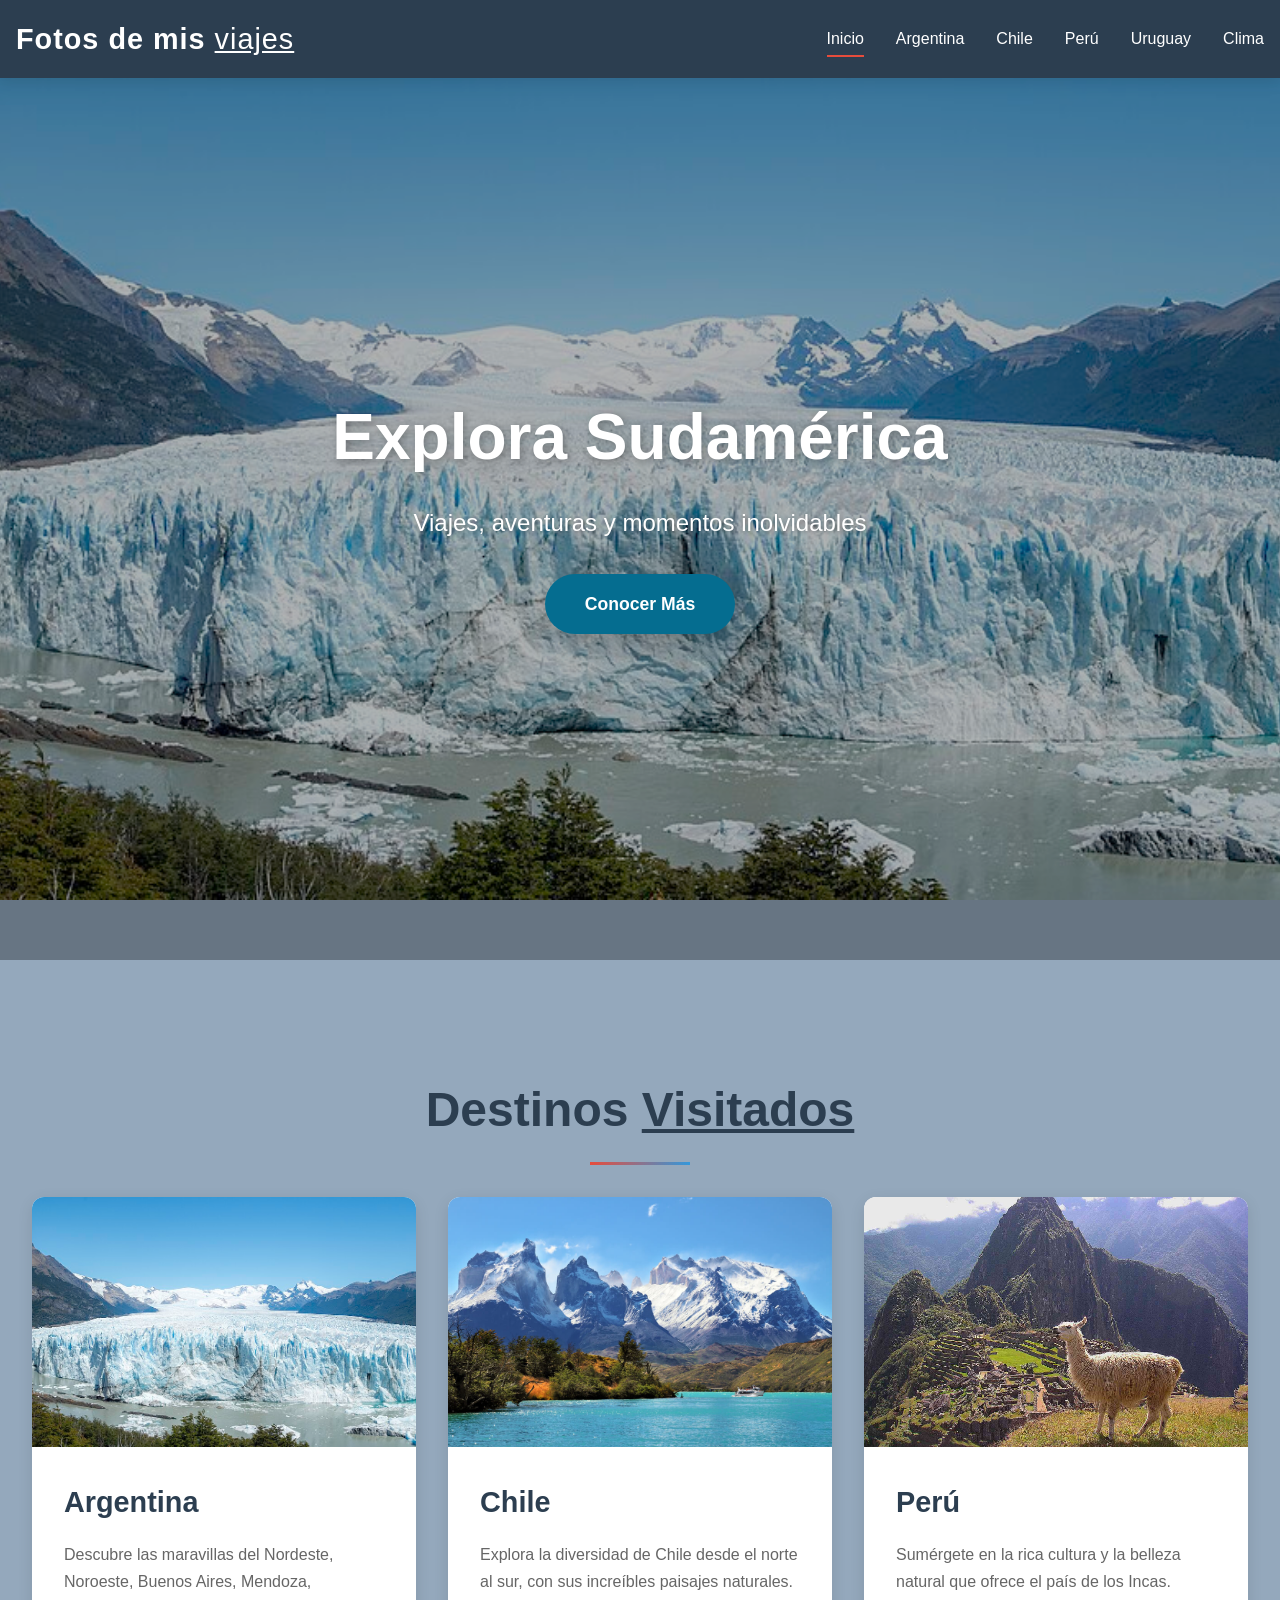
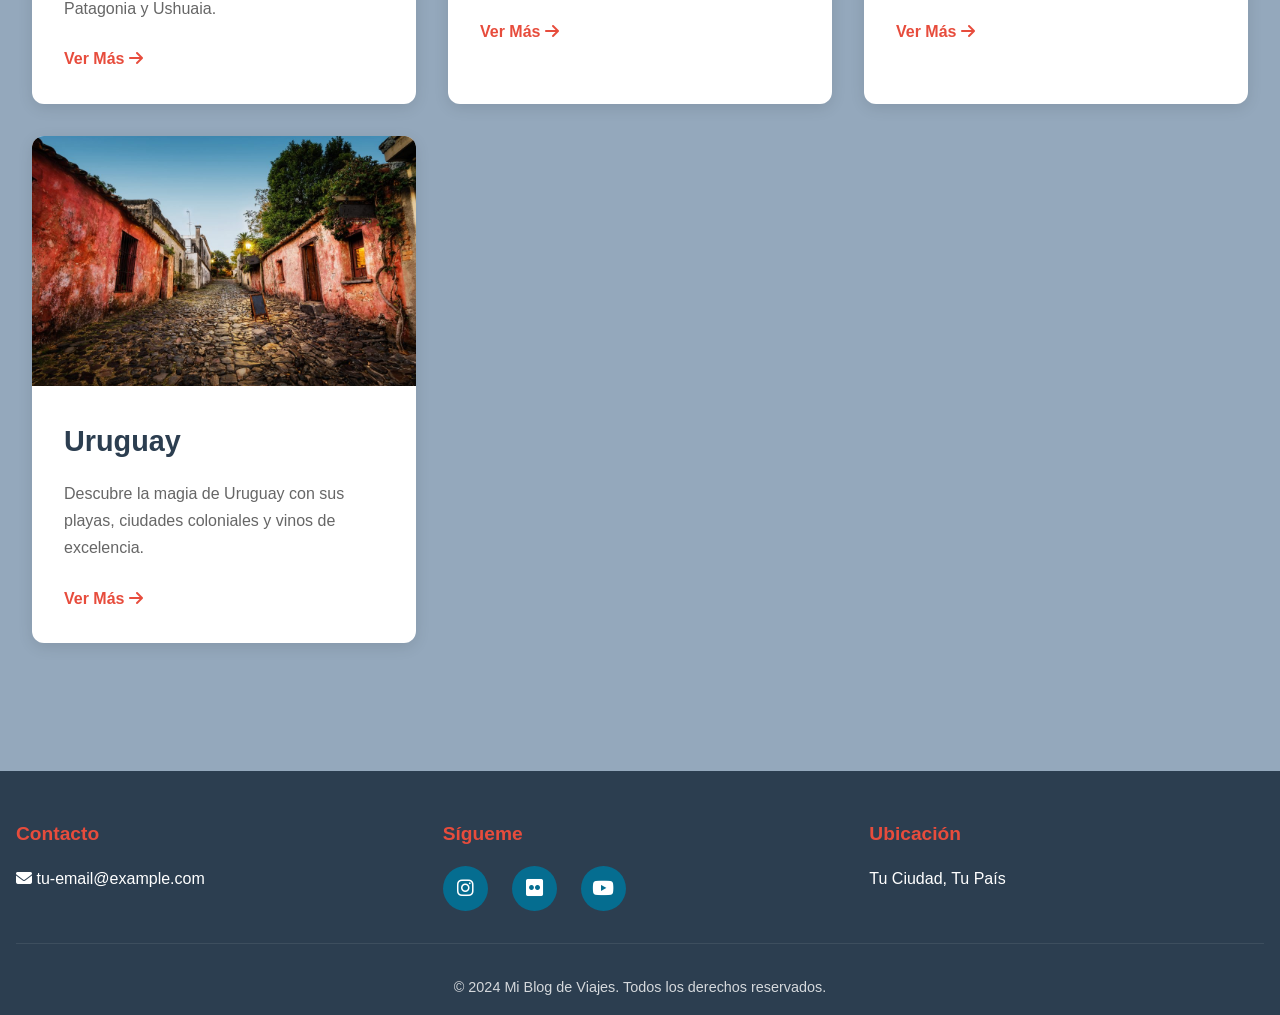
<file: index.html>
<!DOCTYPE html>
<html lang="es">
<head>
    <meta charset="UTF-8">
    <meta name="viewport" content="width=device-width, initial-scale=1.0">
    <title>Mi Blog de Viajes - Sudamérica</title>
    <link rel="stylesheet" href="css/styles.css">
    <link rel="stylesheet" href="https://cdnjs.cloudflare.com/ajax/libs/font-awesome/6.4.0/css/all.min.css">
</head>
<body>
    <!-- Header Navigation -->
    <header class="header">
        <div class="header-container">
            <div class="logo"> <h1>Fotos de mis <span class="viajes">viajes</span></h1></div>
            <nav class="nav-menu">
                <a href="index.html" class="nav-link active">Inicio</a>
                <a href="argentina.html" class="nav-link">Argentina</a>
                <a href="chile.html" class="nav-link">Chile</a>
                <a href="peru.html" class="nav-link">Perú</a>
                <a href="uruguay.html" class="nav-link">Uruguay</a>
                <a href="weather.html" class="nav-link">Clima</a>
            </nav>
           <div class="hamburger" id="hamburger"><span></span><span></span><span></span></div>
        </div>
    </header>

    <!-- Mobile Navigation Menu -->
    <nav class="mobile-nav" id="mobileNav">
        <a href="index.html" class="mobile-nav-link">Inicio</a>
        <a href="argentina.html" class="mobile-nav-link">Argentina</a>
        <a href="chile.html" class="mobile-nav-link">Chile</a>
        <a href="peru.html" class="mobile-nav-link">Perú</a>
        <a href="uruguay.html" class="mobile-nav-link">Uruguay</a>
        <a href="weather.html" class="mobile-nav-link">Clima</a>
    </nav>

    <!-- Hero Section with Parallax -->
    <section class="parallax-hero" id="parallaxHero">
        <div class="parallax-bg" style="background-image: url('paralax/para.jpg')"></div>
        <div class="parallax-content">
            <h2 class="fade-in-title">Explora Sudamérica</h2>
            <p class="fade-in-subtitle">Viajes, aventuras y momentos inolvidables</p>
            <a href="#destinations" class="cta-button">Conocer Más</a>
        </div>
    </section>

    <!-- Main Content - Three Destination Cards -->
    <main class="container">
        <section id="destinations" class="destinations-section">
            <h2 class="section-title">Destinos <u>Visitados</u></h2>
            <div class="destinations-grid">
                
                <!-- Argentina Card -->
                <div class="destination-card" data-country="argentina">
                    <div class="card-image" style="background-image: url('paralax/para.jpg')"></div>
                    <div class="card-content">
                        <h3>Argentina</h3>
                        <p>Descubre las maravillas del Nordeste, Noroeste, Buenos Aires, Mendoza, Patagonia y Ushuaia.</p>
                        <a href="argentina.html" class="card-link">Ver Más <i class="fas fa-arrow-right"></i></a>
                    </div>
                </div>

                <!-- Chile Card -->
                <div class="destination-card" data-country="chile">
                    <div class="card-image" style="background-image: url('cards/chile.jpg')"></div>
                    <div class="card-content">
                        <h3>Chile</h3>
                        <p>Explora la diversidad de Chile desde el norte al sur, con sus increíbles paisajes naturales.</p>
                        <a href="chile.html" class="card-link">Ver Más <i class="fas fa-arrow-right"></i></a>
                    </div>
                </div>

                <!-- Perú Card -->
                <div class="destination-card" data-country="peru">
                    <div class="card-image" style="background-image: url('cards/peru.jpg')"></div>
                    <div class="card-content">
                        <h3>Perú</h3>
                        <p>Sumérgete en la rica cultura y la belleza natural que ofrece el país de los Incas.</p>
                        <a href="peru.html" class="card-link">Ver Más <i class="fas fa-arrow-right"></i></a>
                    </div>
                </div>

                <!-- Uruguay Card -->
                <div class="destination-card" data-country="uruguay">
                    <div class="card-image" style="background-image: url('cards/uruguay.jpg')"></div>
                    <div class="card-content">
                        <h3>Uruguay</h3>
                        <p>Descubre la magia de Uruguay con sus playas, ciudades coloniales y vinos de excelencia.</p>
                        <a href="uruguay.html" class="card-link">Ver Más <i class="fas fa-arrow-right"></i></a>
                    </div>
                </div>

            </div>
        </section>
    </main>

    <!-- Footer -->
    <footer class="footer">
        <div class="footer-container">
            <div class="footer-content">
                <div class="footer-section">
                    <h4>Contacto</h4>
                    <p>
                        <i class="fas fa-envelope"></i>
                        <a href="mailto:tu-email@example.com" class="footer-link" id="footer-email">tu-email@example.com</a>
                    </p>
                </div>
                <div class="footer-section">
                    <h4>Sígueme</h4>
                    <div class="social-links">
                        <a href="https://instagram.com/tu-usuario" class="social-link" id="footer-instagram" target="_blank" title="Instagram">
                            <i class="fab fa-instagram"></i>
                        </a>
                        <a href="https://flickr.com/photos/tu-usuario" class="social-link" id="footer-flickr" target="_blank" title="Flickr">
                            <i class="fab fa-flickr"></i>
                        </a>
                        <a href="https://www.youtube.com/@MographGabrielMaradey" class="social-link" id="footer-youtube" target="_blank" title="YouTube">
                            <i class="fab fa-youtube"></i>
                        </a>
                    </div>
                </div>
                <div class="footer-section">
                    <h4>Ubicación</h4>
                    <p id="footer-location">Tu Ciudad, Tu País</p>
                </div>
            </div>
            <div class="footer-bottom">
                <p>&copy; 2024 Mi Blog de Viajes. Todos los derechos reservados.</p>
            </div>
        </div>
        <!--Ejemplo de código proporcionado por un servicio gratuito 
<div id="sfck9j769hf3m9csr8j2yqa5w37nu91hs5g"></div><script type="text/javascript" src="https://counter1.optistats.ovh/private/counter.js?c=k9j769hf3m9csr8j2yqa5w37nu91hs5g&down=async" async></script><br></noscript> -->
    </footer>
<script src="js/script.js"></script>
    
</body>
</html>
</file>
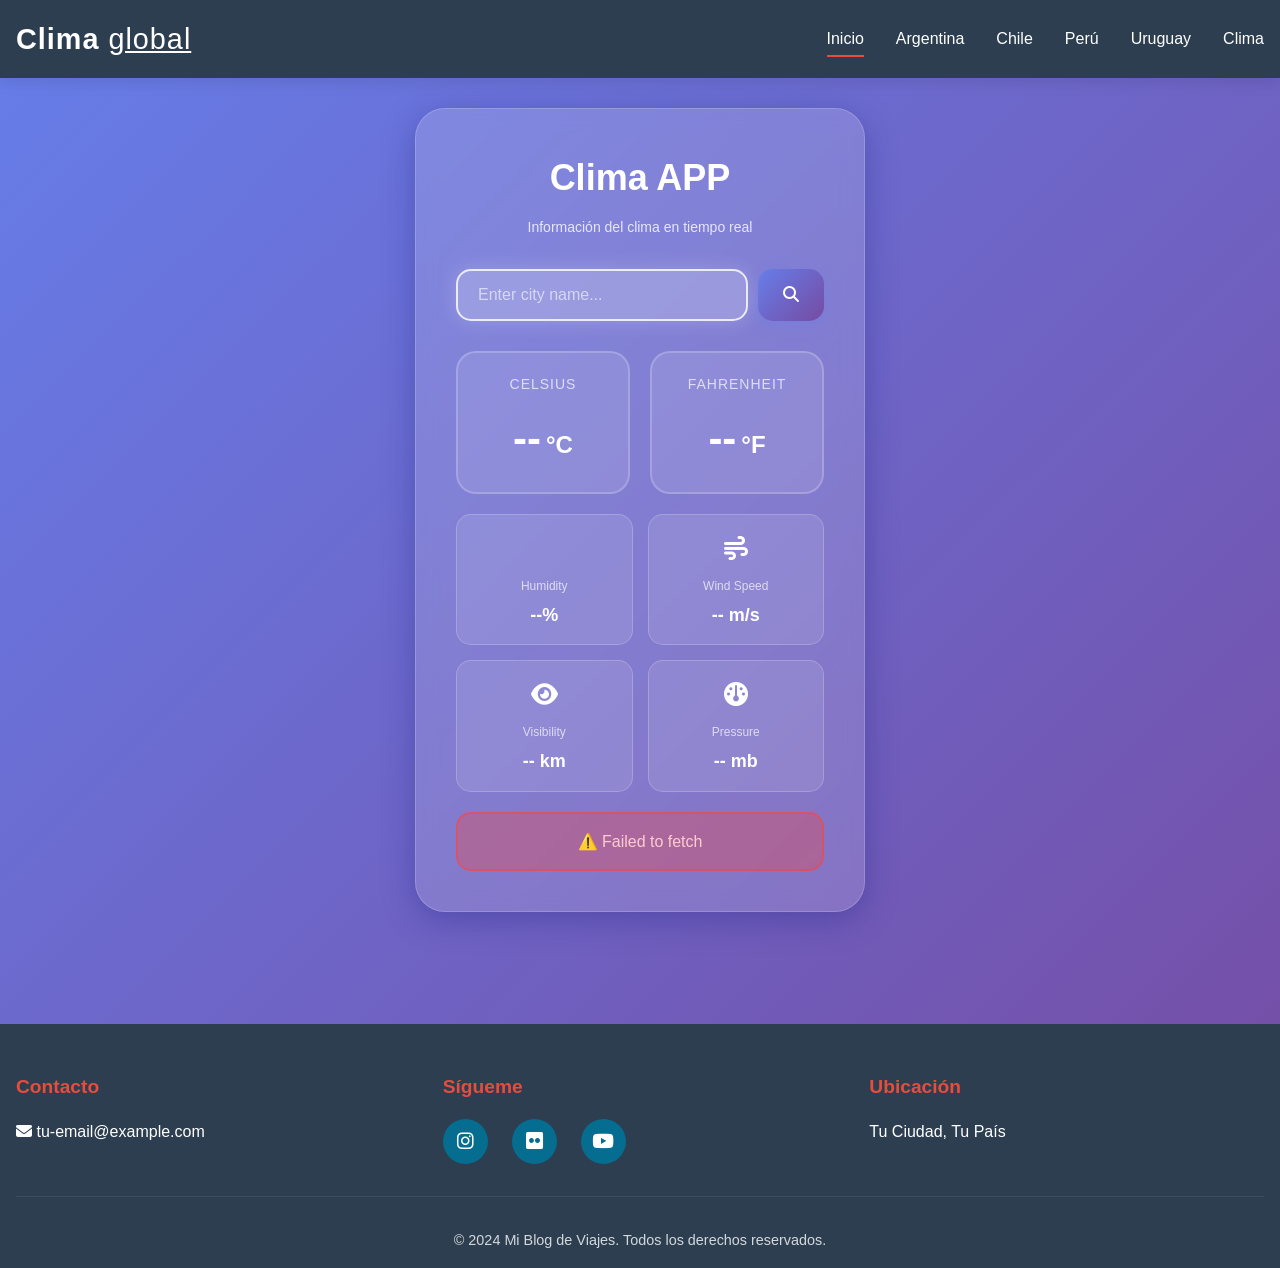
<file: weather.html>
<!DOCTYPE html>
<html lang="en">
<head>
    <meta charset="UTF-8">
    <meta name="viewport" content="width=device-width, initial-scale=1.0">
    <title>Clima APP - En tiempo Real</title> 
    <link rel="stylesheet" href="css/styles.css">
    <link rel="stylesheet" href="https://cdnjs.cloudflare.com/ajax/libs/font-awesome/6.4.0/css/all.min.css">
   
     <style>
        * {
            margin: 0;
            padding: 0;
            box-sizing: border-box;
        }

        body {
            font-family: 'Segoe UI', Tahoma, Geneva, Verdana, sans-serif;
            background: linear-gradient(135deg, #667eea 0%, #764ba2 100%);
            min-height: 100vh;
            overflow-x: hidden;
            position: relative;
        }

       

        @keyframes float {
            0%, 100% {
                transform: translateX(0px) translateY(0px);
            }
            50% {
                transform: translateX(30px) translateY(-10px);
            }
        }

        /* Container */
        .container {
            max-width: 500px;
            margin: 0 auto;
            padding: 20px;
            height: 100vh;
            display: flex;
            flex-direction: column;
            justify-content: center;
            align-items: center;
            position: relative;
            z-index: 1;
        }

        /* Landing Animation */
        @keyframes slideInDown {
            from {
                opacity: 0;
                transform: translateY(-50px);
            }
            to {
                opacity: 1;
                transform: translateY(0);
            }
        }

        @keyframes slideInUp {
            from {
                opacity: 0;
                transform: translateY(50px);
            }
            to {
                opacity: 1;
                transform: translateY(0);
            }
        }

        /* Card */
        .weather-card {
            background: rgba(255, 255, 255, 0.15);
            backdrop-filter: blur(10px);
            border-radius: 30px;
            padding: 40px;
            box-shadow: 0 8px 32px 0 rgba(31, 38, 135, 0.37);
            border: 1px solid rgba(255, 255, 255, 0.18);
            width: 100%;
            max-width: 450px;
            animation: slideInDown 0.8s ease-out;
            max-height: fit-content;
            overflow-y: auto;
        }

        /* Title */
        .title {
            text-align: center;
            color: white;
            font-size: 36px;
            font-weight: 700;
            margin-bottom: 10px;
            animation: slideInDown 0.8s ease-out 0.2s both;
        }

        .subtitle {
            text-align: center;
            color: rgba(255, 255, 255, 0.8);
            font-size: 14px;
            margin-bottom: 30px;
            animation: slideInDown 0.8s ease-out 0.3s both;
        }

        /* Input Group */
        .input-group {
            display: flex;
            gap: 10px;
            margin-bottom: 30px;
            animation: slideInUp 0.8s ease-out 0.4s both;
        }

        .city-input {
            flex: 1;
            padding: 15px 20px;
            border: 2px solid rgba(255, 255, 255, 0.3);
            border-radius: 15px;
            background: rgba(255, 255, 255, 0.1);
            color: white;
            font-size: 16px;
            transition: all 0.3s ease;
            backdrop-filter: blur(10px);
        }

        .city-input::placeholder {
            color: rgba(255, 255, 255, 0.6);
        }

        .city-input:focus {
            outline: none;
            border-color: rgba(255, 255, 255, 0.8);
            background: rgba(255, 255, 255, 0.2);
            box-shadow: 0 0 20px rgba(255, 255, 255, 0.2);
        }

        .search-btn {
            padding: 15px 25px;
            border: none;
            border-radius: 15px;
            background: linear-gradient(135deg, #667eea 0%, #764ba2 100%);
            color: white;
            font-size: 16px;
            font-weight: 600;
            cursor: pointer;
            transition: all 0.3s ease;
            box-shadow: 0 4px 15px rgba(102, 126, 234, 0.4);
        }

        .search-btn:hover {
            transform: translateY(-2px);
            box-shadow: 0 6px 20px rgba(102, 126, 234, 0.6);
        }

        .search-btn:active {
            transform: translateY(0);
        }

        .search-btn.loading {
            animation: pulse 1.5s infinite;
        }

        @keyframes pulse {
            0%, 100% {
                opacity: 1;
            }
            50% {
                opacity: 0.7;
            }
        }

        /* Weather Display */
        .weather-result {
            animation: slideInUp 0.8s ease-out 0.5s both;
            opacity: 0;
        }

        .weather-result.show {
            opacity: 1;
        }

        .city-name {
            text-align: center;
            color: white;
            font-size: 32px;
            font-weight: 700;
            margin-bottom: 20px;
        }

        .weather-icon {
            text-align: center;
            font-size: 80px;
            margin: 20px 0;
            animation: bounce 2s infinite;
        }

        @keyframes bounce {
            0%, 100% {
                transform: translateY(0);
            }
            50% {
                transform: translateY(-20px);
            }
        }

        .weather-description {
            text-align: center;
            color: rgba(255, 255, 255, 0.9);
            font-size: 20px;
            text-transform: capitalize;
            margin-bottom: 30px;
        }

        /* Temperature Display */
        .temperature-container {
            display: grid;
            grid-template-columns: 1fr 1fr;
            gap: 20px;
            margin-bottom: 20px;
        }

        .temp-box {
            background: rgba(255, 255, 255, 0.1);
            padding: 20px;
            border-radius: 20px;
            text-align: center;
            border: 2px solid rgba(255, 255, 255, 0.2);
            transition: all 0.3s ease;
        }

        .temp-box:hover {
            background: rgba(255, 255, 255, 0.15);
            border-color: rgba(255, 255, 255, 0.4);
            transform: translateY(-5px);
        }

        .temp-label {
            color: rgba(255, 255, 255, 0.7);
            font-size: 14px;
            margin-bottom: 10px;
            text-transform: uppercase;
            letter-spacing: 1px;
        }

        .temp-value {
            color: white;
            font-size: 42px;
            font-weight: 700;
        }

        .temp-unit {
            font-size: 24px;
            margin-left: 5px;
        }

        /* Details */
        .weather-details {
            display: grid;
            grid-template-columns: 1fr 1fr;
            gap: 15px;
            margin-top: 20px;
        }

        .detail-item {
            background: rgba(255, 255, 255, 0.1);
            padding: 15px;
            border-radius: 15px;
            text-align: center;
            border: 1px solid rgba(255, 255, 255, 0.2);
        }

        .detail-icon {
            font-size: 24px;
            color: #fff;
            margin-bottom: 8px;
        }

        .detail-label {
            color: rgba(255, 255, 255, 0.7);
            font-size: 12px;
            margin-bottom: 5px;
        }

        .detail-value {
            color: white;
            font-size: 18px;
            font-weight: 600;
        }

        /* Error Message */
        .error-message {
            background: rgba(255, 67, 54, 0.3);
            color: #ffcccc;
            padding: 15px;
            border-radius: 15px;
            text-align: center;
            margin-top: 20px;
            border: 2px solid rgba(255, 67, 54, 0.5);
            animation: slideInUp 0.4s ease-out;
        }

        /* Loading Spinner */
        .spinner {
            display: inline-block;
            width: 20px;
            height: 20px;
            border: 3px solid rgba(255, 255, 255, 0.3);
            border-radius: 50%;
            border-top-color: white;
            animation: spin 1s linear infinite;
            margin-right: 10px;
        }

        @keyframes spin {
            to {
                transform: rotate(360deg);
            }
        }

        /* Responsive */
        @media (max-width: 600px) {
           

            .weather-card {
                padding: 25px;
            }

            .title {
                font-size: 28px;
            }

            .city-name {
                font-size: 24px;
            }

            .weather-icon {
                font-size: 60px;
            }

            .temp-value {
                font-size: 32px;
            }

            .input-group {
                flex-direction: column;
            }

            .search-btn {
                width: 100%;
            }
        }

        footer {
            background-color: #222;
            color: white;
            text-align: center;
            padding: 2rem;
            margin-top: 4rem;
        }
        
    </style>
</head>
<body>
    <header class="header">
        <div class="header-container">
            <div class="logo"><h1>Clima <span class="viajes"> global </span></h1></div>
            <nav class="nav-menu">
                <a href="index.html" class="nav-link active">Inicio</a>
                <a href="argentina.html" class="nav-link">Argentina</a>
                <a href="chile.html" class="nav-link">Chile</a>
                <a href="peru.html" class="nav-link">Perú</a>
                <a href="uruguay.html" class="nav-link">Uruguay</a>
                <a href="weather.html" class="nav-link">Clima</a>
            </nav>
            <div class="hamburger" id="hamburger"><span></span><span></span><span></span></div>
        </div>
    </header>

     <!-- Mobile Navigation Menu -->
    <nav class="mobile-nav" id="mobileNav">
        <a href="index.html" class="mobile-nav-link">Inicio</a>
        <a href="argentina.html" class="mobile-nav-link">Argentina</a>
        <a href="chile.html" class="mobile-nav-link">Chile</a>
        <a href="peru.html" class="mobile-nav-link">Perú</a>
        <a href="uruguay.html" class="mobile-nav-link">Uruguay</a>
        <a href="weather.html" class="mobile-nav-link">Clima</a>
    </nav>

   

    <!-- Main Container -->
    <div class="container">
        <div class="weather-card">
            <h1 class="title">Clima APP</h1>
            <p class="subtitle">Información del clima en tiempo real</p>

            <!-- Search Input -->
            <div class="input-group">
                <input 
                    type="text" 
                    class="city-input" 
                    id="cityInput" 
                    placeholder="Enter city name..."
                    autocomplete="off"
                >
                <button class="search-btn" id="searchBtn">
                    <i class="fas fa-search"></i>
                </button>
            </div>

            <!-- Weather Result -->
            <div class="weather-result" id="weatherResult">
                <div class="city-name" id="cityName"></div>
                <div class="weather-icon" id="weatherIcon"></div>
                <div class="weather-description" id="weatherDesc"></div>

                <!-- Temperature -->
                <div class="temperature-container">
                    <div class="temp-box">
                        <div class="temp-label">Celsius</div>
                        <div class="temp-value">
                            <span id="tempCelsius">--</span><span class="temp-unit">°C</span>
                        </div>
                    </div>
                    <div class="temp-box">
                        <div class="temp-label">Fahrenheit</div>
                        <div class="temp-value">
                            <span id="tempFahrenheit">--</span><span class="temp-unit">°F</span>
                        </div>
                    </div>
                </div>

                <!-- Details -->
                <div class="weather-details">
                    <div class="detail-item">
                        <div class="detail-icon"><i class="fas fa-droplets"></i></div>
                        <div class="detail-label">Humidity</div>
                        <div class="detail-value" id="humidity">--%</div>
                    </div>
                    <div class="detail-item">
                        <div class="detail-icon"><i class="fas fa-wind"></i></div>
                        <div class="detail-label">Wind Speed</div>
                        <div class="detail-value" id="windSpeed">-- m/s</div>
                    </div>
                    <div class="detail-item">
                        <div class="detail-icon"><i class="fas fa-eye"></i></div>
                        <div class="detail-label">Visibility</div>
                        <div class="detail-value" id="visibility">-- km</div>
                    </div>
                    <div class="detail-item">
                        <div class="detail-icon"><i class="fas fa-gauge"></i></div>
                        <div class="detail-label">Pressure</div>
                        <div class="detail-value" id="pressure">-- mb</div>
                    </div>
                </div>
            </div>

            <!-- Error Message -->
            <div class="error-message" id="errorMessage" style="display: none;"></div>
        </div>
    </div>

    <script>    
        // Using Open-Meteo API (no API key required, free and reliable)
        const API_URL = 'https://geocoding-api.open-meteo.com/v1/search';

        const cityInput = document.getElementById('cityInput');
        const searchBtn = document.getElementById('searchBtn');
        const weatherResult = document.getElementById('weatherResult');
        const errorMessage = document.getElementById('errorMessage');

        // Weather icon mapping for WMO codes
        const weatherIcons = {
            0: '☀️',    // Clear sky
            1: '🌤️',   // Mainly clear
            2: '⛅',    // Partly cloudy
            3: '☁️',    // Overcast
            45: '🌫️',  // Foggy
            48: '🌫️',  // Depositing rime fog
            51: '🌧️',  // Light drizzle
            53: '🌧️',  // Moderate drizzle
            55: '🌧️',  // Dense drizzle
            61: '🌦️',  // Slight rain
            63: '🌧️',  // Moderate rain
            65: '⛈️',  // Heavy rain
            71: '❄️',   // Slight snow
            73: '❄️',   // Moderate snow
            75: '❄️',   // Heavy snow
            77: '❄️',   // Snow grains
            80: '🌦️',  // Slight rain showers
            81: '🌧️',  // Moderate rain showers
            82: '⛈️',  // Violent rain showers
            85: '❄️',   // Slight snow showers
            86: '❄️',   // Heavy snow showers
            95: '⛈️',  // Thunderstorm
            96: '⛈️',  // Thunderstorm with slight hail
            99: '⛈️'   // Thunderstorm with heavy hail
        };

        const weatherDescriptions = {
            0: 'Clear sky',
            1: 'Mainly clear',
            2: 'Partly cloudy',
            3: 'Overcast',
            45: 'Foggy',
            48: 'Foggy with rime',
            51: 'Light drizzle',
            53: 'Moderate drizzle',
            55: 'Dense drizzle',
            61: 'Slight rain',
            63: 'Moderate rain',
            65: 'Heavy rain',
            71: 'Slight snow',
            73: 'Moderate snow',
            75: 'Heavy snow',
            77: 'Snow grains',
            80: 'Slight rain showers',
            81: 'Moderate rain showers',
            82: 'Violent rain showers',
            85: 'Slight snow showers',
            86: 'Heavy snow showers',
            95: 'Thunderstorm',
            96: 'Thunderstorm with hail',
            99: 'Thunderstorm with heavy hail'
        };

        // Fetch weather data
        async function fetchWeather(city) {
            try {
                // Hide error message
                errorMessage.style.display = 'none';
                // Show loading state
                searchBtn.classList.add('loading');

                // First, get coordinates for the city
                const geoResponse = await fetch(
                    `${API_URL}?name=${encodeURIComponent(city)}&count=1&language=en&format=json`
                );

                if (!geoResponse.ok) {
                    throw new Error('Unable to connect to service');
                }

                const geoData = await geoResponse.json();

                if (!geoData.results || geoData.results.length === 0) {
                    throw new Error('City not found');
                }

                const location = geoData.results[0];
                const { latitude, longitude, name, country, admin1 } = location;

                // Get weather data
                const weatherResponse = await fetch(
                    `https://api.open-meteo.com/v1/forecast?latitude=${latitude}&longitude=${longitude}&current=temperature_2m,relative_humidity_2m,weather_code,wind_speed_10m,pressure_msl&temperature_unit=celsius&timezone=auto`
                );

                if (!weatherResponse.ok) {
                    throw new Error('Could not fetch weather data');
                }

                const weatherData = await weatherResponse.json();
                displayWeather(location, weatherData);

            } catch (error) {
                showError(error.message);
                weatherResult.classList.remove('show');
            } finally {
                searchBtn.classList.remove('loading');
            }
        }

        // Display weather data
        function displayWeather(location, weatherData) {
            const { name, country } = location;
            const current = weatherData.current;
            const temp = current.temperature_2m;
            const humidity = current.relative_humidity_2m;
            const windSpeed = current.wind_speed_10m;
            const pressure = current.pressure_msl;
            const weatherCode = current.weather_code;

            // Update DOM
            document.getElementById('cityName').textContent = `${name}, ${country}`;
            document.getElementById('weatherIcon').textContent = weatherIcons[weatherCode] || '🌤️';
            document.getElementById('weatherDesc').textContent = weatherDescriptions[weatherCode] || 'Unknown';
            document.getElementById('tempCelsius').textContent = Math.round(temp);
            document.getElementById('tempFahrenheit').textContent = Math.round((temp * 9/5) + 32);
            document.getElementById('humidity').textContent = `${humidity}%`;
            document.getElementById('windSpeed').textContent = `${windSpeed.toFixed(1)} km/h`;
            document.getElementById('visibility').textContent = '-- km';
            document.getElementById('pressure').textContent = `${Math.round(pressure)} mb`;

            // Show result with animation
            weatherResult.classList.add('show');
        }

        // Show error message
        function showError(message) {
            errorMessage.textContent = `⚠️ ${message}`;
            errorMessage.style.display = 'block';
        }

        // Event listeners
        searchBtn.addEventListener('click', () => {
            const city = cityInput.value.trim();
            if (city) {
                fetchWeather(city);
            } else {
                showError('Please enter a city name');
            }
        });

        cityInput.addEventListener('keypress', (e) => {
            if (e.key === 'Enter') {
                const city = cityInput.value.trim();
                if (city) {
                    fetchWeather(city);
                }
            }
        });

        // Parallax effect
        window.addEventListener('mousemove', (e) => {
            const x = (e.clientX / window.innerWidth) * 10;
            const y = (e.clientY / window.innerHeight) * 10;

            const cloud1 = document.querySelector('.cloud-1');
            const cloud2 = document.querySelector('.cloud-2');

            if (cloud1) cloud1.style.transform = `translate(${x}px, ${y}px)`;
            if (cloud2) cloud2.style.transform = `translate(${-x}px, ${-y}px)`;
        });

        // Set focus to input on load
        window.addEventListener('load', () => {
            cityInput.focus();
        });

        // Example: Load weather for a default city
        fetchWeather('Buenos Aires');

    function initHamburger() {
    const hamburger = document.getElementById('hamburger');
    const mobileNav = document.getElementById('mobileNav');

    if (hamburger) {
        hamburger.addEventListener('click', function() {
            this.classList.toggle('active');
            mobileNav.classList.toggle('active');
        });

        // Cerrar menú al cambiar de página
        const mobileLinks = mobileNav.querySelectorAll('.mobile-nav-link');
        mobileLinks.forEach(link => {
            link.addEventListener('click', function() {
                hamburger.classList.remove('active');
                mobileNav.classList.remove('active');
            });
        });

        // Cerrar menú al hacer click fuera
        document.addEventListener('click', function(event) {
            if (!hamburger.contains(event.target) && !mobileNav.contains(event.target)) {
                hamburger.classList.remove('active');
                mobileNav.classList.remove('active');
            }
        });}

    }
    </script> 
    <script src="js/script.js"></script>
    
    
    <footer class="footer">
        <div class="footer-container">
            <div class="footer-content">
                <div class="footer-section">
                    <h4>Contacto</h4>
                    <p>
                        <i class="fas fa-envelope"></i>
                        <a href="mailto:tu-email@example.com" class="footer-link" id="footer-email">tu-email@example.com</a>
                    </p>
                </div>
                <div class="footer-section">
                    <h4>Sígueme</h4>
                    <div class="social-links">
                        <a href="https://instagram.com/tu-usuario" class="social-link" id="footer-instagram" target="_blank" title="Instagram">
                            <i class="fab fa-instagram"></i>
                        </a>
                        <a href="https://flickr.com/photos/tu-usuario" class="social-link" id="footer-flickr" target="_blank" title="Flickr">
                            <i class="fab fa-flickr"></i>
                        </a>
                        <a href="https://www.youtube.com/@MographGabrielMaradey" class="social-link" id="footer-youtube" target="_blank" title="YouTube">
                            <i class="fab fa-youtube"></i>
                        </a>
                    </div>
                </div>
                <div class="footer-section">
                    <h4>Ubicación</h4>
                    <p id="footer-location">Tu Ciudad, Tu País</p>
                </div>
            </div>
            <div class="footer-bottom">
                <p>&copy; 2024 Mi Blog de Viajes. Todos los derechos reservados.</p>
            </div>
        </div>
        
    </footer> 

       
</body>
</html>
</file>
<file: css/styles.css>
/* ============================================
   RESET Y VARIABLES
   ============================================ */
* {
    margin: 0;
    padding: 0;
    box-sizing: border-box;
}

:root {
    --primary-color: #2c3e50;
    --secondary-color: #e74c3c;
    --accent-color: #3498db;
    --text-color: #333;
    --light-bg: #657994;
    --white: #ffffff;
    --shadow: 0 4px 15px rgba(0, 0, 0, 0.1);
    --shadow-lg: 0 10px 30px rgba(0, 0, 0, 0.2);
    --transition: all 0.3s ease;
}

html {
    scroll-behavior: smooth;
    padding-top: 60px;
}

body {
    font-family: 'Segoe UI', Tahoma, Geneva, Verdana, sans-serif;
    color: var(--text-color);
    background-color: #94a8bc;
    line-height: 1.6;
}
span.viajes {
    color: var(--white);
    font-weight:lighter;
    animation: colorChange 3s infinite alternate;
    text-decoration: underline;
}

span.global {
    color: var(--white);
    font-weight: 300;
    text-decoration: underline;
}


/* ============================================
   HEADER Y NAVEGACIÓN
   ============================================ */
.header {
    background-color: var(--primary-color);
    color: var(--white);
    padding: 1rem 0;
    position: fixed;
    top: 0;
    left: 0;
    right: 0;
    z-index: 1000;
    box-shadow: var(--shadow);
}

.header-container {
    max-width: 1400px;
    margin: 0 auto;
    padding: 0 1rem;
    display: flex;
    justify-content: space-between;
    align-items: center;
}

.logo h1 {
    font-size: 1.8rem;
    font-weight: 700;
    letter-spacing: 1px;
    animation: slideDown 0.5s ease;
}

.nav-menu {
    display: flex;
    gap: 2rem;
    list-style: none;
}

.nav-link {
    color: var(--white);
    text-decoration: none;
    font-weight: 500;
    position: relative;
    transition: var(--transition);
}

.nav-link::after {
    content: '';
    position: absolute;
    width: 0;
    height: 2px;
    bottom: -5px;
    left: 0;
    background-color: var(--secondary-color);
    transition: width 0.3s ease;
}

.nav-link:hover::after,
.nav-link.active::after {
    width: 100%;
}

.nav-link:hover {
    color: var(--secondary-color);
}

/* Hamburger Menu */
.hamburger {
    display: none;
    flex-direction: column;
    cursor: pointer;
    gap: 5px;
    z-index: 1001;
}

.hamburger span {
    width: 25px;
    height: 3px;
    background-color: var(--white);
    border-radius: 2px;
    transition: var(--transition);
}

.hamburger.active span:nth-child(1) {
    transform: rotate(45deg) translate(8px, 8px);
}

.hamburger.active span:nth-child(2) {
    opacity: 0;
}

.hamburger.active span:nth-child(3) {
    transform: rotate(-45deg) translate(8px, -8px);
}

/* Mobile Navigation */
.mobile-nav {
    display: none;
    background-color: var(--primary-color);
    flex-direction: column;
    gap: 1rem;
    padding: 1rem;
    position: fixed;
    top: auto;
    right: 0;
    width: 100%;
    z-index: 999;
    box-shadow: var(--shadow);
}

.mobile-nav.active {
    display: flex;
}

.mobile-nav-link {
    color: var(--white);
    text-decoration: none;
    padding: 0.75rem 1rem;
    transition: var(--transition);
}

.mobile-nav-link:hover {
    background-color: var(--secondary-color);
    border-radius: 4px;
}

/* ============================================
   HERO SECTION CON PARALLAX
   ============================================ */
.parallax-hero {
    position: relative;
    height: 100vh;
    display: flex;
    align-items: center;
    justify-content: center;
    overflow: hidden;
}

.parallax-bg {
    position: absolute;
    top: 0;
    left: 0;
    width: 100%;
    height: 100%;
    background-attachment: fixed;
    background-position: center;
    background-repeat: no-repeat;
    background-size: cover;
    z-index: 1;
}

.parallax-bg::before {
    content: '';
    position: absolute;
    top: 0;
    left: 0;
    width: 100%;
    height: 100%;
    background: rgba(0, 0, 0, 0.3);
    z-index: 2;
}

.parallax-content {
    position: relative;
    z-index: 3;
    text-align: center;
    color: var(--white);
}

.fade-in-title {
    font-size: 4rem;
    font-weight: 800;
    margin-bottom: 1rem;
    animation: fadeInUp 1s ease 0.2s both;
    text-shadow: 2px 2px 8px rgba(0, 0, 0, 0.3);
}

.fade-in-subtitle {
    font-size: 1.5rem;
    margin-bottom: 2rem;
    animation: fadeInUp 1s ease 0.4s both;
    text-shadow: 1px 1px 4px rgba(0, 0, 0, 0.3);
}

.cta-button {
    display: inline-block;
    padding: 1rem 2.5rem;
    background-color: rgb(5, 109, 144);
    color: var(--white);
    text-decoration: none;
    border-radius: 50px;
    font-weight: 600;
    font-size: 1.1rem;
    animation: fadeInUp 1s ease 0.6s both;
    transition: var(--transition);
    box-shadow: var(--shadow-lg);
}

.cta-button:hover {
    transform: translateY(-3px);
    box-shadow: 0 15px 35px rgba(59, 44, 42, 0.4);
    background-color: #204c8a;
}

/* ============================================
   CONTAINER Y SECCIONES
   ============================================ */
.container {
    max-width: 1400px;
    margin: 0 auto;
    padding: 0 1rem;
    
}

.section-title {
    text-align: center;
    font-size: 3rem;
    margin: 3rem 0 2rem;
    color: var(--primary-color);
    position: relative;
    padding-bottom: 1rem;
}

.section-title::after {
    content: '';
    position: absolute;
    bottom: 0;
    left: 50%;
    transform: translateX(-50%);
    width: 100px;
    height: 3px;
    background: linear-gradient(to right, var(--secondary-color), var(--accent-color));
}

.page-header {
    background: linear-gradient(135deg, var(--primary-color), var(--accent-color));
    color: var(--white);
    padding: 4rem 1rem;
    text-align: center;
    position: relative;
}

.back-link {
    display: inline-block;
    color: var(--white);
    text-decoration: none;
    margin-bottom: 1rem;
    font-size: 0.95rem;
    transition: var(--transition);
}

.back-link:hover {
    color: var(--secondary-color);
    transform: translateX(-5px);
}

.page-header h2 {
    font-size: 3rem;
    margin-bottom: 0.5rem;
}

.page-header p {
    font-size: 1.2rem;
    opacity: 0.95;
}

/* ============================================
   DESTINATION CARDS (ÍNDICE)
   ============================================ */
.destinations-section {
    padding: 4rem 1rem;
}

.destinations-grid {
    display: grid;
    grid-template-columns: repeat(auto-fit, minmax(300px, 1fr));
    gap: 2rem;
    margin-top: 2rem;
}

.destination-card {
    background: var(--white);
    border-radius: 12px;
    overflow: hidden;
    box-shadow: var(--shadow);
    transition: var(--transition);
    animation: slideUp 0.6s ease backwards;
}

.destination-card:nth-child(1) { animation-delay: 0.1s; }
.destination-card:nth-child(2) { animation-delay: 0.2s; }
.destination-card:nth-child(3) { animation-delay: 0.3s; }
.destination-card:nth-child(4) { animation-delay: 0.4s; }

.destination-card:hover {
    transform: translateY(-10px);
    box-shadow: var(--shadow-lg);
}

.card-image {
    width: 100%;
    height: 250px;
    background-size: cover;
    background-position: center;
    position: relative;
    overflow: hidden;
}

.card-image::before {
    content: '';
    position: absolute;
    top: 0;
    left: 0;
    width: 100%;
    height: 100%;
    background: rgba(0, 0, 0, 0);
    transition: var(--transition);
    z-index: 2;
}

.destination-card:hover .card-image::before {
    background: rgba(0, 0, 0, 0.2);
}

.card-content {
    padding: 2rem;
}

.card-content h3 {
    font-size: 1.8rem;
    margin-bottom: 1rem;
    color: var(--primary-color);
}

.card-content p {
    color: #666;
    margin-bottom: 1.5rem;
    line-height: 1.7;
}

.card-link {
    display: inline-block;
    color: var(--secondary-color);
    text-decoration: none;
    font-weight: 600;
    transition: var(--transition);
}

.card-link:hover {
    color: var(--primary-color);
    transform: translateX(5px);
}

/* ============================================
   REGIONS GRID (ARGENTINA PAGE)
   ============================================ */
.regions-section {
    padding: 3rem 1rem;
}

.regions-grid {
    display: grid;
    grid-template-columns: repeat(3, 1fr);
    gap: 2rem;
    margin-top: 2rem;
    width: 100%;
    max-width: 1200px;
    margin-left: auto;
    margin-right: auto;
}

.region-card {
    background: var(--white);
    border-radius: 10px;
    overflow: hidden;
    box-shadow: var(--shadow);
    transition: var(--transition);
}

.region-card:hover {
    transform: translateY(-8px);
    box-shadow: var(--shadow-lg);
}

.region-image {
    width: 100%;
    height: 200px;
    background-size: cover;
    background-position: center;
}

.region-content {
    padding: 1.5rem;
}

.region-content h3 {
    color: var(--primary-color);
    margin-bottom: 0.75rem;
    font-size: 1.5rem;
}

.region-content p {
    color: #666;
    font-size: 0.95rem;
    margin-bottom: 1rem;
    line-height: 1.6;
}

.region-link {
    display: inline-block;
    color: var(--secondary-color);
    text-decoration: none;
    font-weight: 600;
    transition: var(--transition);
}

.region-link:hover {
    color: var(--accent-color);
    transform: translateX(3px);
}

/* ============================================
   PHOTO GRID (GALERÍA 5x5)
   ============================================ */
.gallery-section {
    padding: 3rem 1rem;
    display: flex;
    justify-content: center;
}

.photo-grid {
    display: grid;
    grid-template-columns: repeat(5, 1fr);
    gap: 1rem;
    margin-top: 2rem;
    width: 100%;
    max-width: calc(100vw - 2rem);
    padding: 0 1rem;
}

.photo-item {
    aspect-ratio: 1;
    background: linear-gradient(135deg, #3693ad 0%, #6399f5 100%);
    border-radius: 8px;
    cursor: pointer;
    overflow: hidden;
    position: relative;
    box-shadow: var(--shadow);
    transition: var(--transition);
    animation: fadeIn 0.5s ease backwards;
}

.photo-item:nth-child(1) { animation-delay: 0.05s; }
.photo-item:nth-child(2) { animation-delay: 0.1s; }
.photo-item:nth-child(3) { animation-delay: 0.15s; }
.photo-item:nth-child(4) { animation-delay: 0.2s; }
.photo-item:nth-child(5) { animation-delay: 0.25s; }

.photo-item img {
    width: 100%;
    height: 100%;
    object-fit: cover;
}

.photo-item:hover {
    transform: scale(1.05) rotate(2deg);
    box-shadow: var(--shadow-lg);
}

.photo-item::after {
    content: '';
    position: absolute;
    top: 0;
    left: 0;
    width: 100%;
    height: 100%;
    background: rgba(0, 0, 0, 0);
    transition: var(--transition);
}

.photo-item:hover::after {
    background: rgba(0, 0, 0, 0.2);
}

/* ============================================
   MODAL IMAGE ZOOM
   ============================================ */
.modal {
    display: none;
    position: fixed;
    z-index: 2000;
    left: 0;
    top: 0;
    width: 100%;
    height: 100%;
    background-color: rgba(0, 0, 0, 0.95);
    animation: fadeIn 0.3s ease;
}

.modal.active {
    display: flex;
    align-items: center;
    justify-content: center;
}

.modal-close {
    position: absolute;
    right: 30px;
    top: 20px;
    font-size: 2.5rem;
    font-weight: bold;
    color: var(--white);
    cursor: pointer;
    transition: var(--transition);
    z-index: 2001;
}

.modal-close:hover {
    color: var(--secondary-color);
}

.modal-content {
    display: flex;
    align-items: center;
    justify-content: center;
    gap: 2rem;
    width: 90%;
    max-width: 1000px;
    position: relative;
}

.modal-image {
    max-width: 100%;
    max-height: 80vh;
    border-radius: 10px;
    object-fit: contain;
    animation: zoomIn 0.3s ease;
}

.modal-nav {
    position: absolute;
    top: 50%;
    transform: translateY(-50%);
    background-color: rgba(255, 255, 255, 0.2);
    border: none;
    color: var(--white);
    font-size: 2rem;
    cursor: pointer;
    padding: 1rem 1.5rem;
    border-radius: 8px;
    transition: var(--transition);
    z-index: 2002;
}

.modal-nav:hover {
    background-color: rgba(255, 255, 255, 0.4);
    transform: translateY(-50%) scale(1.1);
}

.prev-btn {
    left: -80px;
}

.next-btn {
    right: -80px;
}

.modal-counter {
    position: absolute;
    bottom: -50px;
    left: 50%;
    transform: translateX(-50%);
    color: var(--white);
    font-size: 1rem;
    background: rgba(0, 0, 0, 0.5);
    padding: 0.5rem 1rem;
    border-radius: 20px;
}

/* ============================================
   FOOTER
   ============================================ */
.footer {
    background-color: var(--primary-color);
    color: var(--white);
    padding: 3rem 1rem 1rem;
    margin-top: 4rem;
}

.footer-container {
    max-width: 1400px;
    margin: 0 auto;
}

.footer-content {
    text-align: left;
    display: grid;
    grid-template-columns: repeat(auto-fit, minmax(250px, 1fr));
    gap: 2rem;
    margin-bottom: 2rem;
}

.footer-section h4 {
    text-align: left;
    margin-bottom: 1rem;
    color: var(--secondary-color);
    font-size: 1.2rem;
}

.footer-section p {
    margin-bottom: 0.5rem;
}

.footer-link {
    color: var(--white);
    text-decoration: none;
    transition: var(--transition);
}

.footer-link:hover {
    color: var(--secondary-color);
}

.social-links {
    display: flex;
    gap: 1.5rem;
}

.social-link {
    display: inline-flex;
    align-items: center;
    justify-content: center;
    width: 45px;
    height: 45px;
    background-color: rgb(5, 109, 144);
    color: var(--white);
    border-radius: 50%;
    text-decoration: none;
    transition: var(--transition);
    font-size: 1.2rem;
}

.social-link:hover {
    transform: translateY(-5px) scale(1.1);
    background-color: var(--accent-color);
}

.footer-bottom {
    text-align: center;
    padding-top: 2rem;
    border-top: 1px solid rgba(255, 255, 255, 0.1);
    opacity: 0.8;
    font-size: 0.9rem;
}

/* ============================================
   ANIMACIONES
   ============================================ */
@keyframes slideDown {
    from {
        opacity: 0;
        transform: translateY(-20px);
    }
    to {
        opacity: 1;
        transform: translateY(0);
    }
}

@keyframes slideUp {
    from {
        opacity: 0;
        transform: translateY(30px);
    }
    to {
        opacity: 1;
        transform: translateY(0);
    }
}

@keyframes fadeInUp {
    from {
        opacity: 0;
        transform: translateY(30px);
    }
    to {
        opacity: 1;
        transform: translateY(0);
    }
}

@keyframes fadeIn {
    from {
        opacity: 0;
    }
    to {
        opacity: 1;
    }
}

@keyframes zoomIn {
    from {
        opacity: 0;
        transform: scale(0.8);
    }
    to {
        opacity: 1;
        transform: scale(1);
    }
}

/* ============================================
   RESPONSIVE DESIGN
   ============================================ */
@media (max-width: 1024px) {
    .modal-nav {
        padding: 0.75rem 1rem;
        font-size: 1.5rem;
    }

    .prev-btn {
        left: -60px;
    }

    .next-btn {
        right: -60px;
    }

    .photo-grid {
        grid-template-columns: repeat(5, 1fr);
        gap: 0.75rem;
    }
}

@media (max-width: 768px) {
    .nav-menu {
        display: none;
    }

    .hamburger {
        display: flex;
    }

    .fade-in-title {
        font-size: 2.5rem;
    }

    .fade-in-subtitle {
        font-size: 1.1rem;
    }

    .modal-content {
        width: 95%;
        gap: 1rem;
    }

    .modal-nav {
        position: relative;
        top: auto;
        transform: none;
        width: 50px;
        padding: 0.5rem;
        font-size: 1.2rem;
    }

    .prev-btn,
    .next-btn {
        position: static;
        left: auto;
        right: auto;
    }

    .modal-counter {
        position: static;
        transform: none;
        margin-top: 1rem;
    }

    .photo-grid {
        grid-template-columns: repeat(4, 1fr);
        gap: 0.5rem;
    }

    .destinations-grid {
        grid-template-columns: 1fr;
    }

    .regions-grid {
        grid-template-columns: repeat(2, 1fr);
        gap: 1.5rem;
    }

    .section-title {
        font-size: 2rem;
    }

    .page-header h2 {
        font-size: 2rem;
    }

    .page-header p {
        font-size: 1rem;
    }
}

@media (max-width: 480px) {
    .header-container {
        padding: 0 0.5rem;
    }

    .logo h1 {
        font-size: 1.4rem;
    }

    .fade-in-title {
        font-size: 1.8rem;
    }

    .fade-in-subtitle {
        font-size: 0.9rem;
    }

    .cta-button {
        padding: 0.75rem 1.5rem;
        font-size: 1rem;
    }

    .modal-image {
        max-height: 60vh;
    }

    .photo-grid {
        grid-template-columns: repeat(2, 1fr);
        gap: 0.4rem;
    }

    .regions-grid {
        grid-template-columns: 1fr;
        gap: 1rem;
    }

    .page-header {
        padding: 2rem 1rem;
    }

    .page-header h2 {
        font-size: 1.5rem;
    }

    .footer-content {
        grid-template-columns: 1fr;
        gap: 1.5rem;
        text-align: center;
    }

    .social-links {
        justify-content: center;
    }

    .weather-card {
            
            max-height: 1000px;
            
        }

}
</file>
